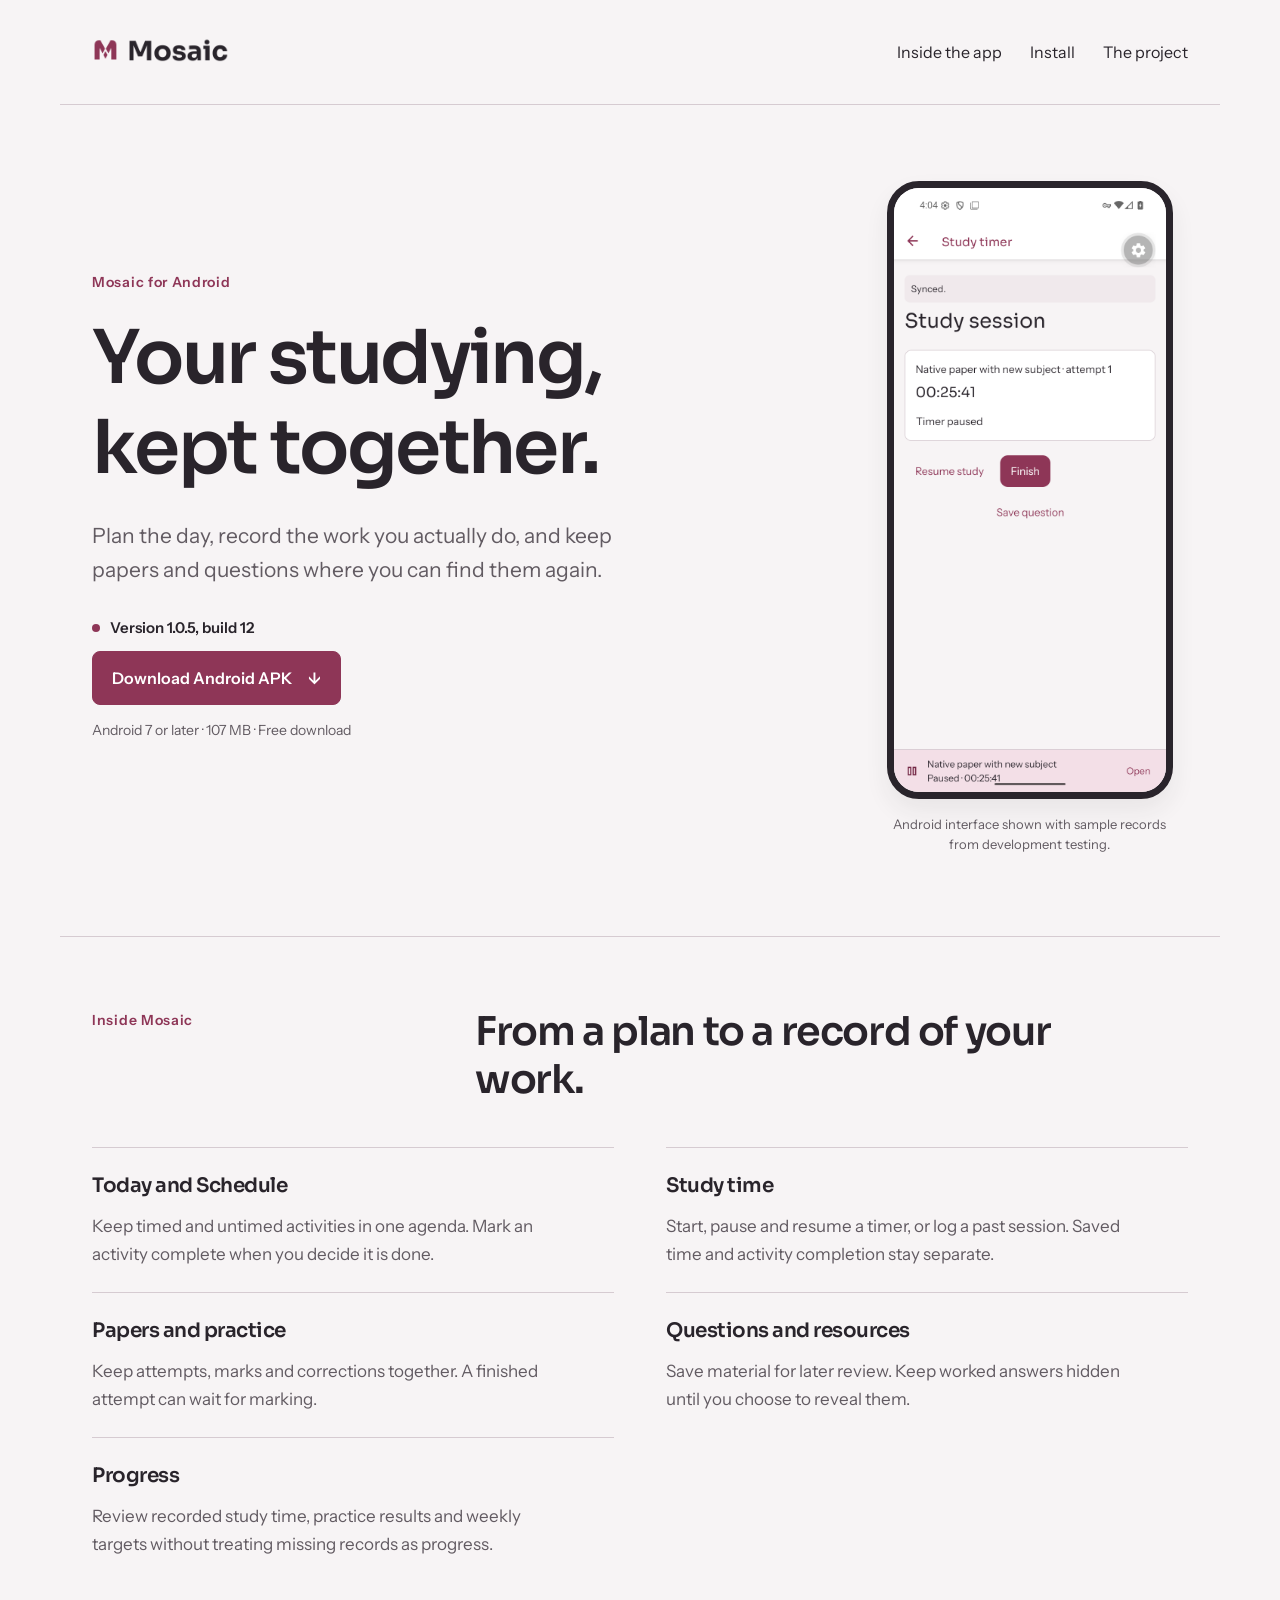
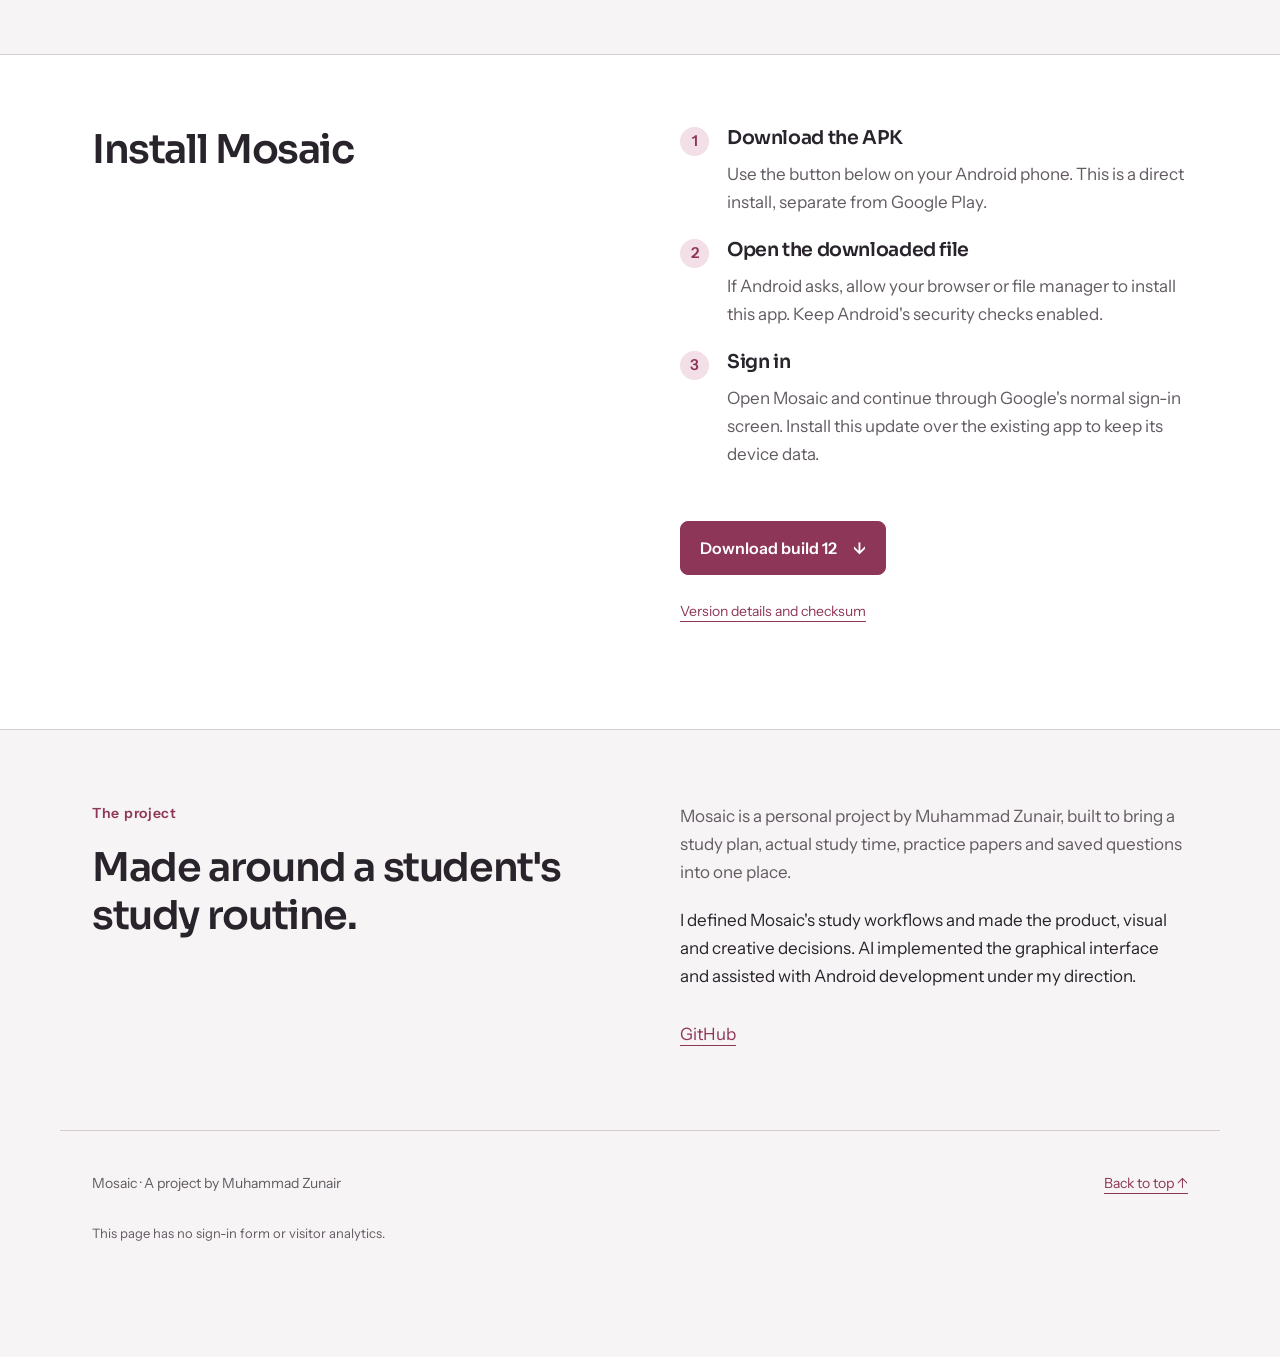
<file: index.html>
<!doctype html><html lang="en"><meta charset="utf-8"><meta name="viewport" content="width=device-width,initial-scale=1"><meta http-equiv="refresh" content="0;url=app/"><title>Mosaic for Android</title><p><a href="app/">Open Mosaic for Android</a></p></html>
</file>
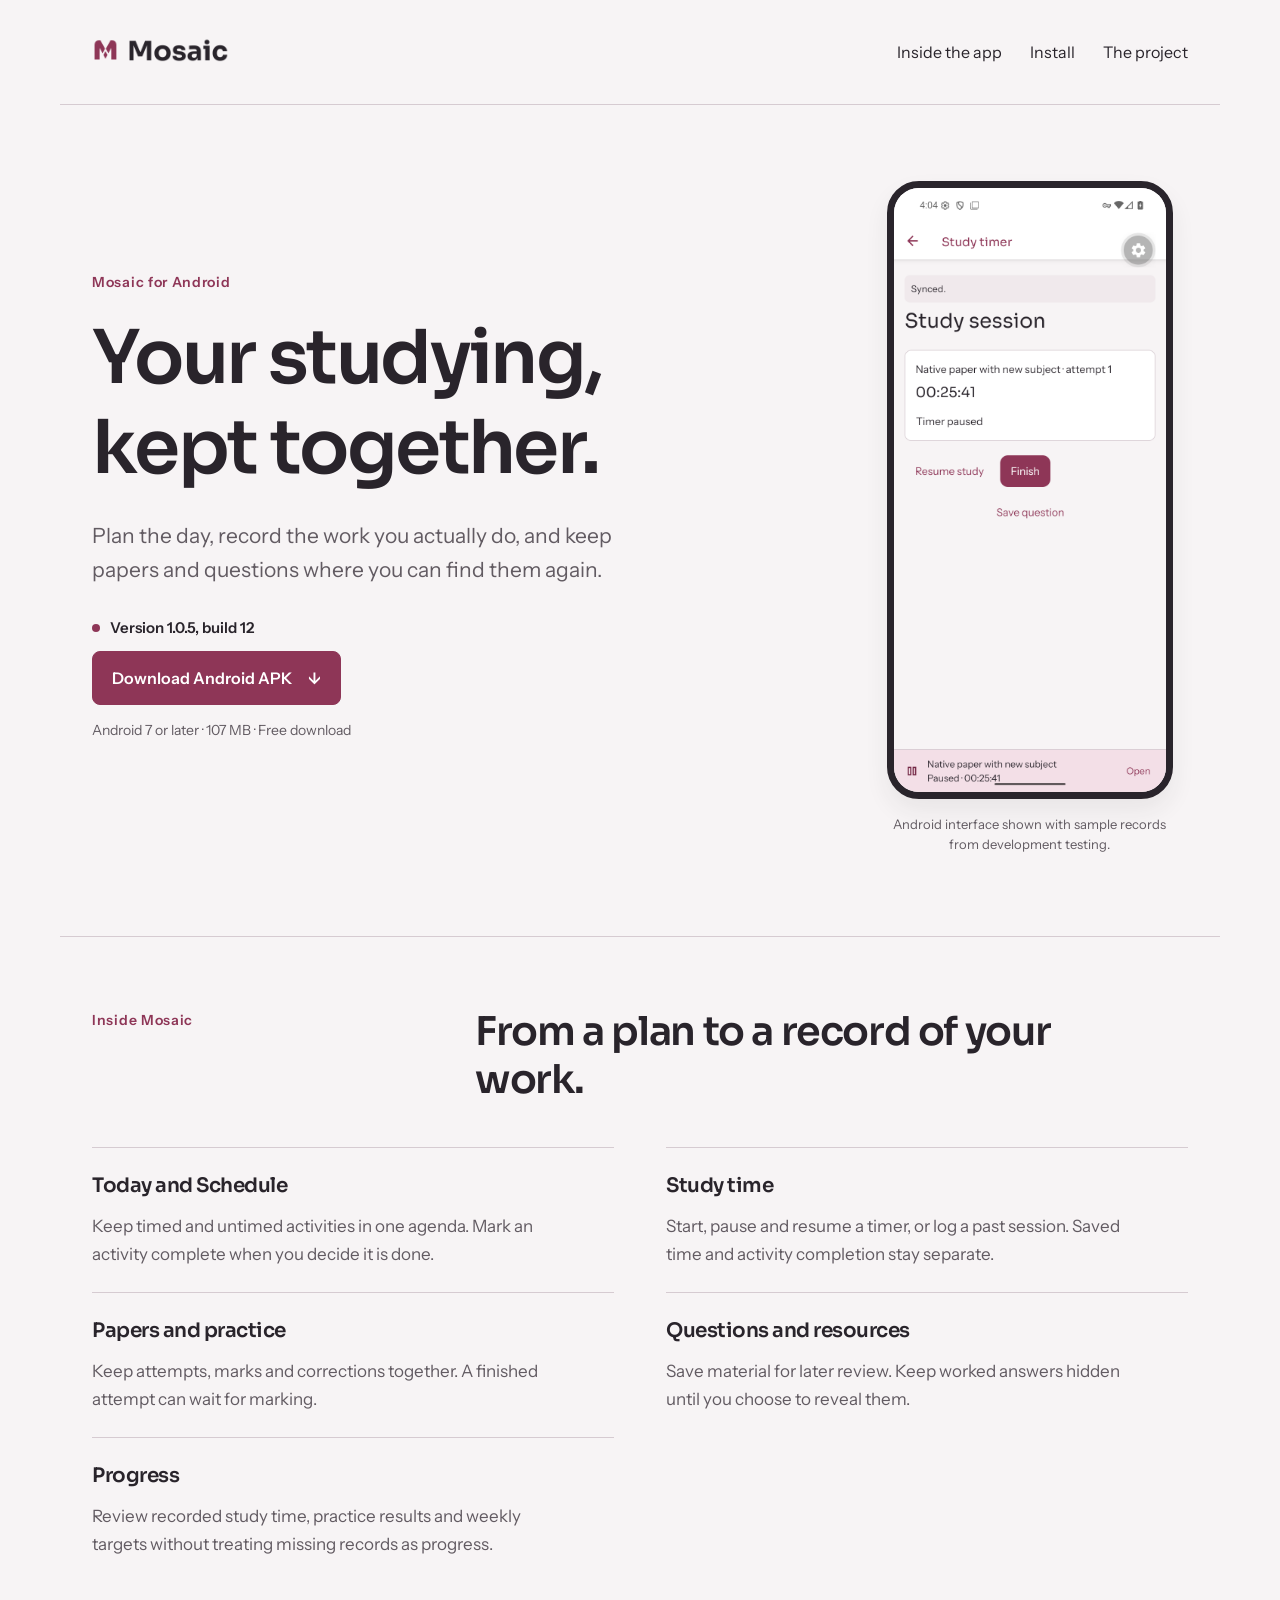
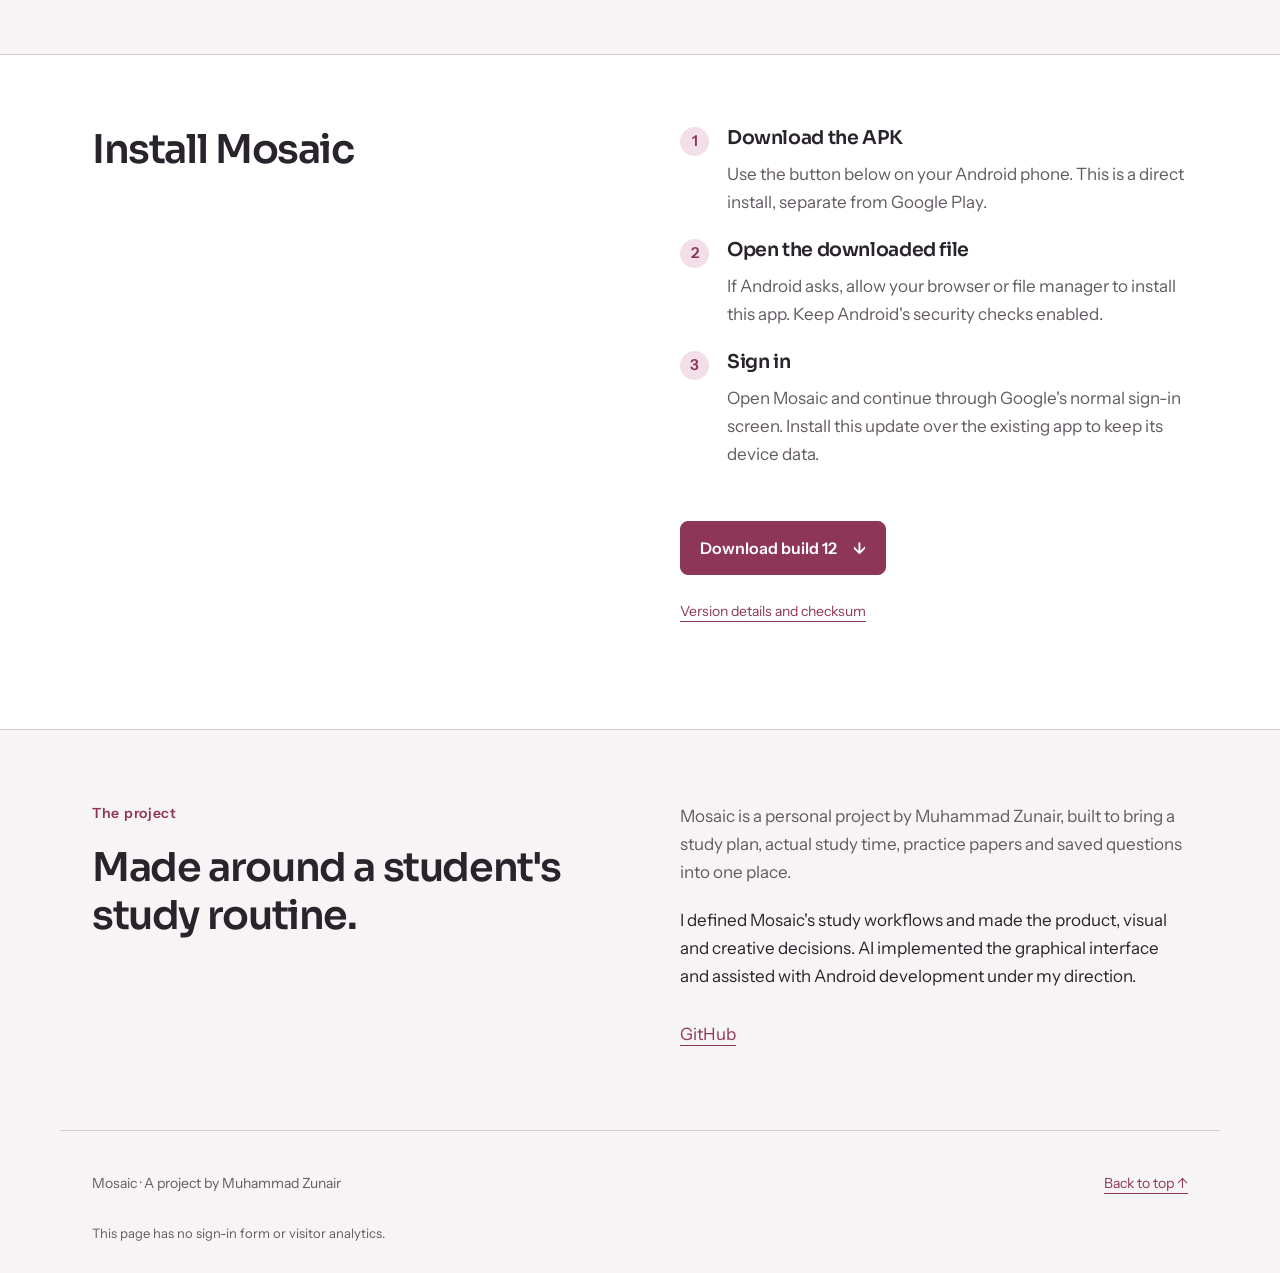
<file: app/index.html>
<!doctype html>
<html lang="en">
  <head>
    <meta charset="utf-8">
    <meta name="viewport" content="width=device-width, initial-scale=1">
    <meta name="color-scheme" content="light">
    <meta name="description" content="Mosaic for Android brings your study plans, recorded time, papers and saved questions together. Download the free Android preview.">
    <meta name="theme-color" content="#F7F4F5">
    <meta property="og:title" content="Mosaic for Android">
    <meta property="og:description" content="A study planner for your plans, practice and saved questions. Download the Android preview.">
    <meta property="og:type" content="website">
    <link rel="canonical" href="https://zk04-alt.github.io/mosaic/app/">
    <link rel="icon" type="image/png" href="images/symbol.png">
    <link rel="stylesheet" href="style.css">
    <title>Mosaic for Android</title>
  </head>
  <body>
    <a class="skip" href="#main">Skip to content</a>
    <header class="site-header wrap">
      <a class="brand" href="./" aria-label="Mosaic home"><img src="images/lockup.png" width="163" height="42" alt="Mosaic"></a>
      <nav aria-label="Main navigation">
        <a href="#inside">Inside the app</a>
        <a href="#install">Install</a>
        <a href="#project">The project</a>
      </nav>
    </header>
    <main id="main" tabindex="-1">
      <section class="hero wrap" aria-labelledby="hero-title">
        <div class="hero-copy">
          <p class="eyebrow">Mosaic for Android</p>
          <h1 id="hero-title">Your studying,<br>kept together.</h1>
          <p class="intro">Plan the day, record the work you actually do, and keep papers and questions where you can find them again.</p>
          <p class="availability"><span aria-hidden="true"></span>Version 1.0.5, build 12</p>
          <div class="actions">
            <a class="button primary download" href="https://github.com/ZK04-alt/mosaic/releases/download/android-1.0.5-build12/Mosaic-1.0.5-build12.apk">Download Android APK <span aria-hidden="true">↓</span></a>
          </div>
          <p class="fine">Android 7 or later · 107 MB · Free download</p>
        </div>
        <figure class="phone-preview">
          <div class="phone"><img src="images/timer.png" width="720" height="1600" fetchpriority="high" alt="Mosaic study timer paused at 25 minutes and 41 seconds, with Resume study, Finish and Save question controls."></div>
          <figcaption>Android interface shown with sample records from development testing.</figcaption>
        </figure>
      </section>
      <section class="section wrap" id="inside" aria-labelledby="inside-title">
        <div class="section-heading"><p class="eyebrow">Inside Mosaic</p><h2 id="inside-title">From a plan to a record of your work.</h2></div>
        <dl class="features">
          <div><dt>Today and Schedule</dt><dd>Keep timed and untimed activities in one agenda. Mark an activity complete when you decide it is done.</dd></div>
          <div><dt>Study time</dt><dd>Start, pause and resume a timer, or log a past session. Saved time and activity completion stay separate.</dd></div>
          <div><dt>Papers and practice</dt><dd>Keep attempts, marks and corrections together. A finished attempt can wait for marking.</dd></div>
          <div><dt>Questions and resources</dt><dd>Save material for later review. Keep worked answers hidden until you choose to reveal them.</dd></div>
          <div><dt>Progress</dt><dd>Review recorded study time, practice results and weekly targets without treating missing records as progress.</dd></div>
        </dl>
      </section>
      <section class="install-section" id="install" aria-labelledby="install-title">
        <div class="wrap install-grid">
          <div>
            <h2 id="install-title">Install Mosaic</h2>
          </div>
          <div class="install-steps">
            <ol>
              <li><h3>Download the APK</h3><p>Use the button below on your Android phone. This is a direct install, separate from Google Play.</p></li>
              <li><h3>Open the downloaded file</h3><p>If Android asks, allow your browser or file manager to install this app. Keep Android's security checks enabled.</p></li>
              <li><h3>Sign in</h3><p>Open Mosaic and continue through Google's normal sign-in screen. Install this update over the existing app to keep its device data.</p></li>
            </ol>
            <a class="button primary download" href="https://github.com/ZK04-alt/mosaic/releases/download/android-1.0.5-build12/Mosaic-1.0.5-build12.apk">Download build 12 <span aria-hidden="true">↓</span></a>
            <p class="fine"><a href="https://github.com/ZK04-alt/mosaic/releases/tag/android-1.0.5-build12">Version details and checksum</a></p>
          </div>
        </div>
      </section>
      <section class="section wrap project-grid" id="project" aria-labelledby="project-title">
        <div><p class="eyebrow">The project</p><h2 id="project-title">Made around a student's study routine.</h2></div>
        <div class="project-copy">
          <p>Mosaic is a personal project by Muhammad Zunair, built to bring a study plan, actual study time, practice papers and saved questions into one place.</p>
          <p class="contribution">I defined Mosaic's study workflows and made the product, visual and creative decisions. AI implemented the graphical interface and assisted with Android development under my direction.</p>
          <div class="project-links"><a href="https://github.com/ZK04-alt/mosaic">GitHub</a></div>
        </div>
      </section>
    </main>
    <footer class="site-footer wrap"><p>Mosaic · A project by Muhammad Zunair</p><a href="#main">Back to top ↑</a><p>This page has no sign-in form or visitor analytics.</p></footer>
  </body>
</html>
</file>
<file: app/style.css>
/* AI assistance: Codex implemented this app download page. */
@font-face{font-family:Instrument;src:url(fonts/InstrumentSans.ttf) format("truetype");font-display:swap}
@font-face{font-family:Sora;src:url(fonts/Sora.ttf) format("truetype");font-display:swap}
:root{--page:#f7f4f5;--surface:#fff;--text:#29242b;--secondary:#625b62;--action:#8e3657;--border:#d6cbd1;--selected:#f3dfe7;--focus:#804368}
*{box-sizing:border-box}
html{scroll-behavior:smooth;scroll-padding-top:32px}
body{margin:0;background:var(--page);color:var(--text);font:18px/1.65 Instrument,system-ui,sans-serif}
a{color:var(--action);text-underline-offset:5px}
a:hover{text-decoration-thickness:2px}
a:focus-visible{outline:3px solid var(--focus);outline-offset:5px;border-radius:3px}
img{max-width:100%;height:auto;display:block}
p{margin:0 0 20px}
h1,h2,h3{font-family:Sora,system-ui,sans-serif;font-weight:600;line-height:1.2;letter-spacing:-.035em;margin:0}
h1{font-size:clamp(42px,5.8vw,76px);max-width:740px;margin-bottom:26px}
h2{font-size:clamp(28px,3.1vw,42px);max-width:660px}
h3{font-size:19px;letter-spacing:-.02em;margin-bottom:10px}
.wrap{max-width:1160px;margin-inline:auto;padding-inline:32px}
.skip{position:absolute;left:16px;top:-100px;padding:12px 20px;background:var(--surface);z-index:5}
.skip:focus{top:10px}
.site-header{display:flex;align-items:center;justify-content:space-between;gap:24px;padding-block:28px;border-bottom:1px solid var(--border)}
.brand{display:flex;min-height:48px;align-items:center;flex-shrink:0}
.brand img{width:163px;max-height:48px;object-fit:contain}
nav{display:flex;gap:28px;flex-wrap:wrap}
nav a{display:inline-flex;align-items:center;min-height:48px;color:var(--text);font-size:16px;text-decoration:none}
.hero{display:grid;grid-template-columns:minmax(0,1.45fr) minmax(240px,.65fr);gap:72px;align-items:center;padding-block:76px 82px}
.eyebrow{color:var(--action);font-size:14px;font-weight:600;letter-spacing:.05em;margin-bottom:20px}
.intro{max-width:585px;font-size:21px;line-height:1.65;color:var(--secondary)}
.availability{display:flex;align-items:center;gap:10px;font-size:15px;margin-top:28px;margin-bottom:10px;font-weight:600}
.availability span{width:8px;height:8px;border-radius:50%;background:var(--action);flex-shrink:0}
.access-note{font-size:16px;line-height:1.6;color:var(--secondary);max-width:590px;margin-bottom:24px}
.actions{display:flex;flex-wrap:wrap;gap:12px;margin-bottom:14px}
.button{display:inline-flex;justify-content:center;align-items:center;gap:16px;min-height:52px;padding:13px 19px;border-radius:8px;text-decoration:none;font-size:16px;font-weight:600;border:1px solid var(--action)}
.primary{background:var(--action);color:#fff}
.primary:hover{background:#742846}
.secondary{color:var(--action);background:transparent}
.secondary:hover{background:var(--selected)}
.fine{font-size:14px;color:var(--secondary);margin-bottom:22px}
.text-link{display:inline-flex;align-items:center;gap:14px;min-height:48px;font-size:16px}
.phone-preview{margin:0;max-width:286px;justify-self:center}
.phone{border:7px solid #29242b;border-radius:32px;overflow:hidden;background:#fff;box-shadow:0 12px 24px #29242b12}
.phone img{width:100%;height:auto}
figcaption{font-size:13px;color:var(--secondary);text-align:center;margin-top:16px;line-height:1.5}
.section{padding-block:72px;border-top:1px solid var(--border)}
.section-heading{display:grid;grid-template-columns:.65fr 1.35fr;gap:40px;margin-bottom:42px}
.features{margin:0;display:grid;grid-template-columns:1fr 1fr;column-gap:52px}
.features div{border-top:1px solid var(--border);padding-block:24px}
dt{font-family:Sora,system-ui,sans-serif;font-size:20px;font-weight:600;line-height:1.4;letter-spacing:-.025em;margin-bottom:12px}
dd{margin:0;color:var(--secondary);font-size:17px;max-width:475px}
.scope-note{max-width:800px;color:var(--secondary);font-size:15px;margin:14px 0 0}
.install-section{padding-block:72px;background:var(--surface);border-block:1px solid var(--border)}
.install-grid{display:grid;grid-template-columns:1fr 1fr;gap:80px}
.install-grid h2{margin-bottom:28px}
.install-grid p{font-size:17px;color:var(--secondary)}
.status-note{border-left:3px solid var(--action);padding-left:18px;margin-top:28px}
.status-note strong{color:var(--text)}
ol{padding:0;margin:0 0 30px;list-style:none;counter-reset:steps}
ol li{position:relative;padding:0 0 23px 47px;counter-increment:steps}
ol li::before{content:counter(steps);position:absolute;left:0;top:0;width:29px;height:29px;background:var(--selected);color:var(--action);border-radius:50%;font-size:15px;display:grid;place-items:center;font-weight:600}
ol li p{margin:0}
.install-steps .fine{margin-top:12px;font-size:14px}
.install-steps .fine a{display:inline-flex;align-items:center;min-height:48px}
.project-grid{display:grid;grid-template-columns:1fr 1fr;gap:80px;border-top:0}
.project-copy{color:var(--secondary);font-size:17px}
.contribution{color:var(--text)}
.project-links{display:flex;gap:25px;flex-wrap:wrap}
.project-links a{display:inline-flex;align-items:center;min-height:48px}
.site-footer{display:flex;align-items:center;justify-content:space-between;gap:16px;flex-wrap:wrap;padding-block:28px;border-top:1px solid var(--border);font-size:14px;color:var(--secondary)}
.site-footer p{margin:0}
.site-footer>a{display:inline-flex;align-items:center;min-height:48px}
.site-footer p:last-child{flex-basis:100%;font-size:13px}
@media(max-width:950px){.hero{gap:35px;grid-template-columns:1.35fr .65fr}.hero .actions{flex-direction:column;align-items:flex-start}.section-heading{grid-template-columns:1fr;gap:0}.install-grid,.project-grid{gap:40px}.phone-preview{max-width:250px}}
@media(max-width:650px){.wrap{padding-inline:22px}.site-header{padding-block:18px;align-items:flex-start;flex-direction:column;gap:8px}nav{gap:24px}nav a{font-size:14px}.brand img{width:145px}.hero{grid-template-columns:1fr;padding-block:44px 48px;gap:42px}h1{font-size:44px}.intro{font-size:19px}.hero .actions{align-items:stretch}.button{width:100%}.availability{font-size:14px}.phone-preview{max-width:250px}.section,.install-section{padding-block:48px}.section-heading{margin-bottom:28px}.features,.install-grid,.project-grid{grid-template-columns:1fr}.features div{padding-block:22px}.install-grid,.project-grid{gap:28px}.project-links{gap:24px}.site-footer{align-items:flex-start}.site-footer p:first-child{flex-basis:100%}}
@media(prefers-reduced-motion:reduce){html{scroll-behavior:auto}}
</file>
